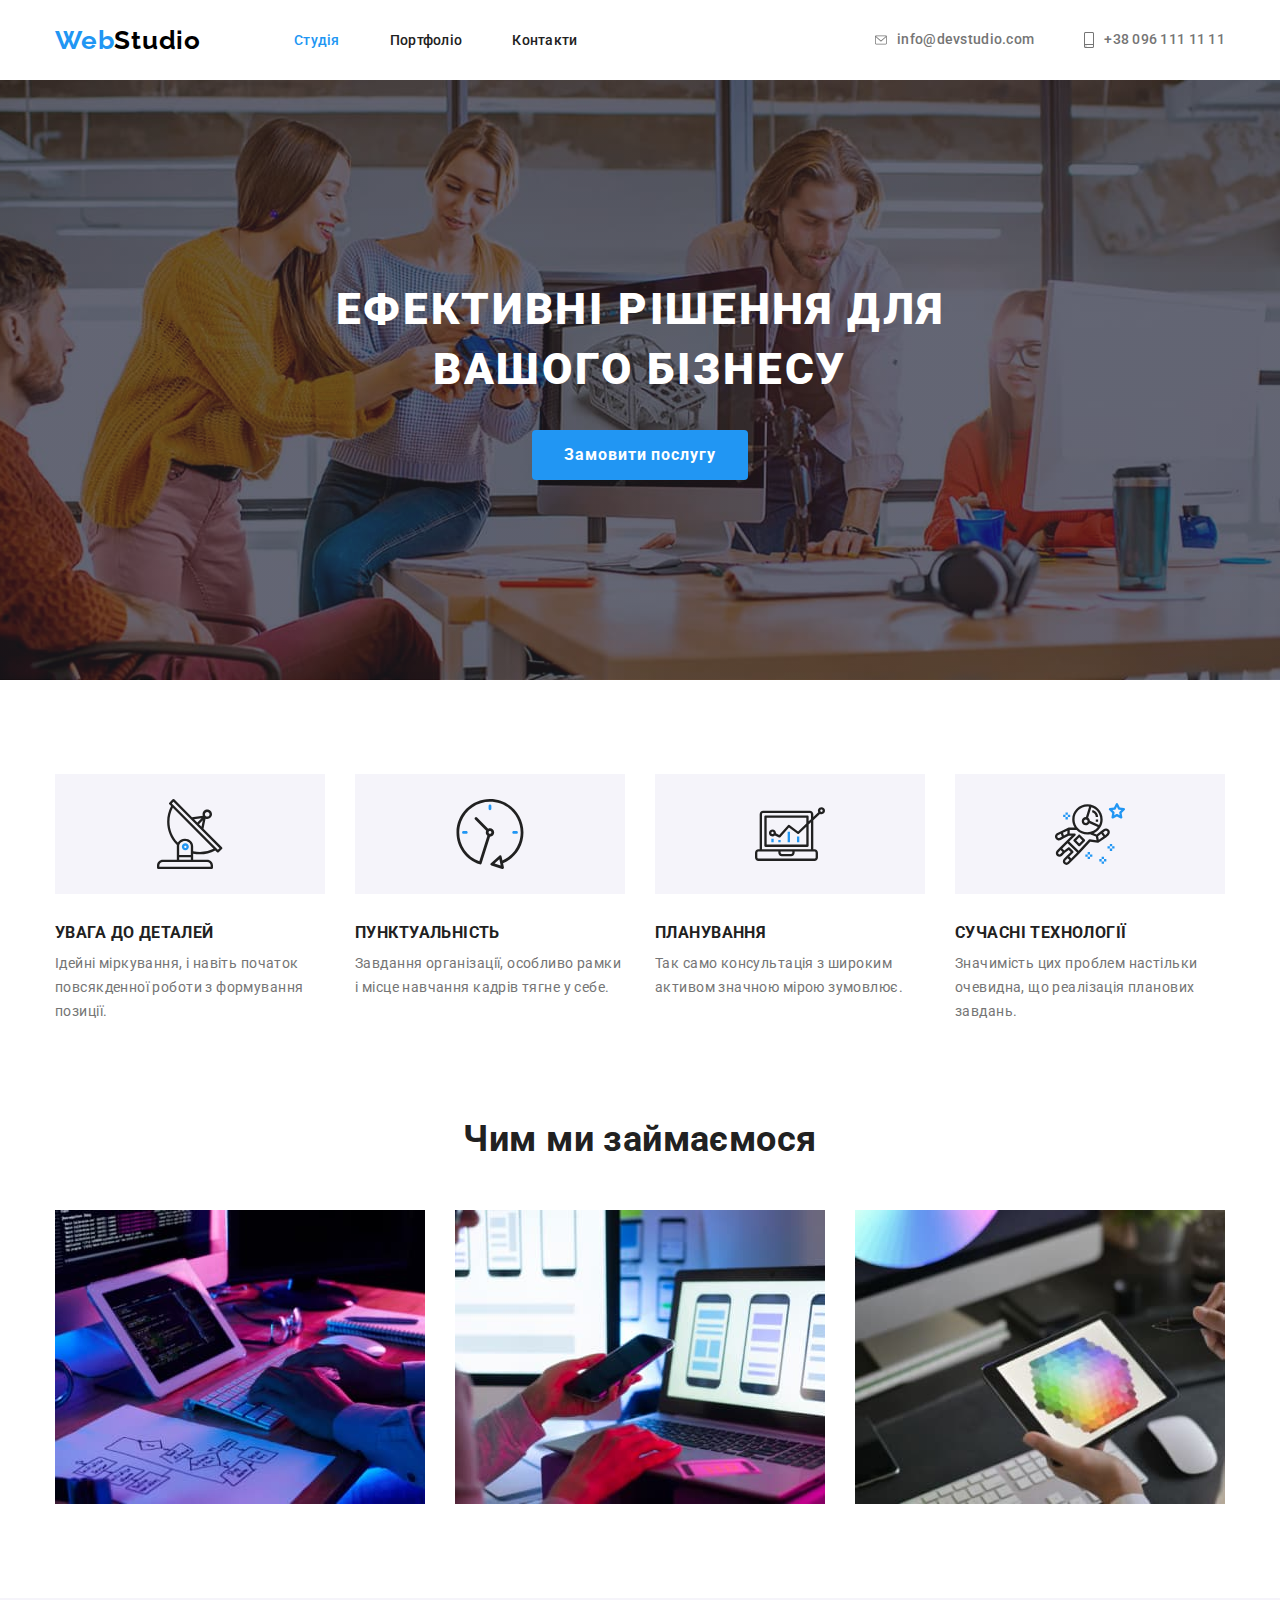
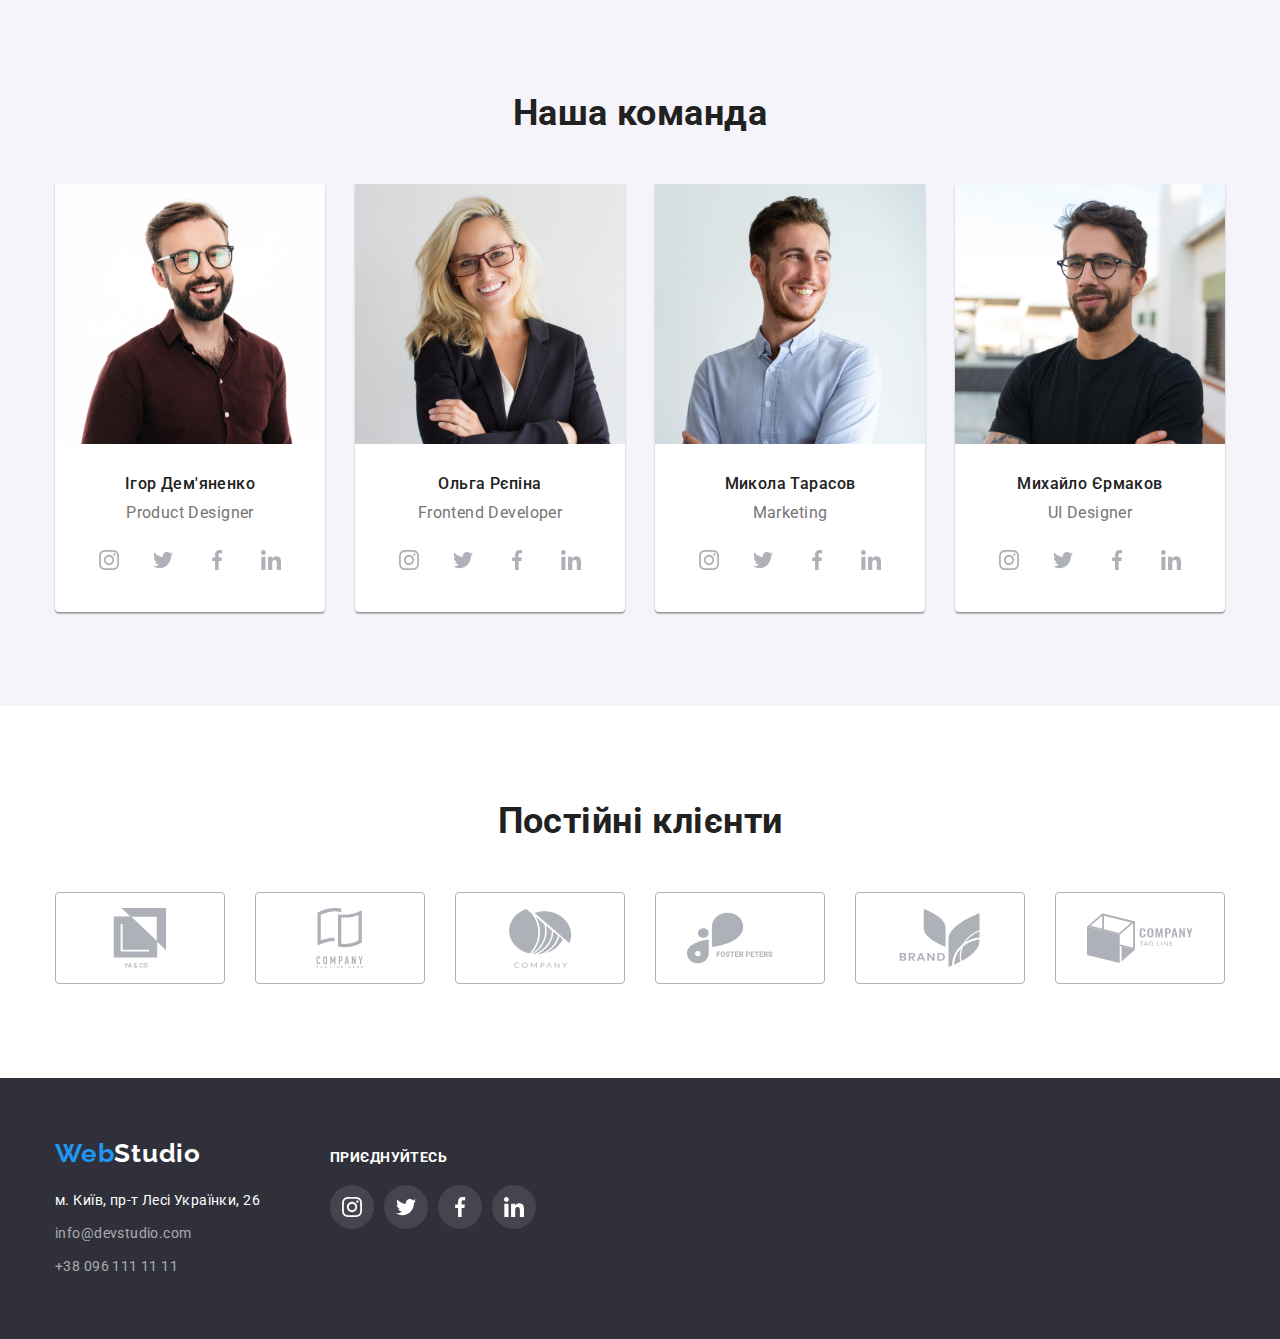
<file: index.html>
<!DOCTYPE html>
<html lang="uk">
  <head>
    <meta charset="UTF-8" />
    <meta http-equiv="X-UA-Compatible" content="IE=edge" />
    <meta name="Homework-2" content="width=device-width, initial-scale=1.0" />
    <link rel="preconnect" href="https://fonts.googleapis.com" />
    <link rel="preconnect" href="https://fonts.gstatic.com" crossorigin />
    <link
      href="https://fonts.googleapis.com/css2?family=Raleway:wght@700&family=Roboto:wght@400;500;700;900&display=swap"
      rel="stylesheet"
    />
    <link
      rel="stylesheet"
      href="https://cdnjs.cloudflare.com/ajax/libs/modern-normalize/1.1.0/modern-normalize.min.css"
    />
    <link rel="stylesheet" href="./css/styles.css" />
    <title>Студія</title>
  </head>
  <body>
    <!--Шапка сторінки-->
    <header class="header">
      <div class="container main-nav">
        <a class="header-logo" href="./index.html"><span class="logospan">Web</span>Studio</a>
        <!--Навігаційне меню-->
        <nav>
          <ul class="list studio-nav">
            <li class="nav-list"><a class="nav-link active-link" href="./index.html">Студія</a></li>
            <li class="nav-list"><a class="nav-link" href="./portfolio.html">Портфоліо</a></li>
            <li class="nav-list"><a class="nav-link" href="">Контакти</a></li>
          </ul>
        </nav>
        <!--Контакти-->
        <ul class="list contact-nav">
          <li class="contact-list">
            <a class="mlink" href="mailto:info@devstudio.com">
              <svg class="icon mlink-icon" width="12" height="16">
                <use href="./img/icons.svg#icon-envelope"></use>
              </svg>
              info@devstudio.com</a
            >
          </li>
          <li class="contact-list">
            <a class="tlink" href="tel:+380961111111">
              <svg class="icon tlink-icon" width="10" height="16">
                <use href="./img/icons.svg#icon-smartphone"></use>
              </svg>
              +38 096 111 11 11</a
            >
          </li>
        </ul>
      </div>
    </header>
    <!--Унікальний контент сторінки-->
    <main class="main">
      <!--Реклама-->
      <section class="promo section">
        <div class="container">
          <h1 class="promo-txt">Ефективні рішення для вашого бізнесу</h1>
          <button class="promo-button" type="button">Замовити послугу</button>
        </div>
      </section>
      <!--Особливості-->
      <section class="skills section">
        <div class="container">
          <h2 class="visually-hidden">Особливості</h2>
          <ul class="list skills-list">
            <li class="skill-item">
              <div class="skill-icon-box">
                <svg class="icon skill-icon" width="70" height="70">
                  <use href="./img/icons.svg#icon-antenna"></use>
                </svg>
              </div>
              <h3 class="skill">УВАГА ДО ДЕТАЛЕЙ</h3>
              <p class="skill-description">
                Ідейні міркування, і навіть початок повсякденної роботи з формування позиції.
              </p>
            </li>
            <li class="skill-item">
              <div class="skill-icon-box">
                <svg class="icon skill-icon" width="70" height="70">
                  <use href="./img/icons.svg#icon-clock"></use>
                </svg>
              </div>
              <h3 class="skill">ПУНКТУАЛЬНІСТЬ</h3>
              <p class="skill-description">
                Завдання організації, особливо рамки і місце навчання кадрів тягне у себе.
              </p>
            </li>
            <li class="skill-item">
              <div class="skill-icon-box">
                <svg class="icon skill-icon" width="70" height="70">
                  <use href="./img/icons.svg#icon-diagram"></use>
                </svg>
              </div>
              <h3 class="skill">ПЛАНУВАННЯ</h3>
              <p class="skill-description">
                Так само консультація з широким активом значною мірою зумовлює.
              </p>
            </li>
            <li class="skill-item">
              <div class="skill-icon-box">
                <svg class="icon skill-icon" width="70" height="70">
                  <use href="./img/icons.svg#icon-astronaut"></use>
                </svg>
              </div>
              <h3 class="skill">СУЧАСНІ ТЕХНОЛОГІЇ</h3>
              <p class="skill-description">
                Значимість цих проблем настільки очевидна, що реалізація планових завдань.
              </p>
            </li>
          </ul>
        </div>
      </section>
      <!--Чим ми займаємося-->
      <section class="about section">
        <div class="container">
          <h2 class="about-title">Чим ми займаємося</h2>
          <ul class="list about-list">
            <li class="about-item">
              <img src="./img/box1.jpg" alt="Тицяємо по клавітурі" width="370" height="294" />
            </li>

            <li class="about-item">
              <img src="./img/box2.jpg" alt="Робимо дизайн Iphone 14" width="370" height="294" />
            </li>

            <li class="about-item">
              <img src="./img/box3.jpg" alt="Кольорова палітра" width="370" height="294" />
            </li>
          </ul>
        </div>
      </section>
      <!--Наша команда-->
      <section class="team section">
        <div class="container">
          <h2 class="we-are">Наша команда</h2>
          <ul class="list team-list">
            <li class="team-member">
              <img src="./img/tc1.jpg" alt="Ігор Дем'яненко" width="270" height="260" />
              <div class="team-member-info">
                <h3 class="name">Ігор Дем'яненко</h3>
                <p class="rank">Product Designer</p>
                <div class="social-links">
                  <ul class="social-list">
                    <li class="social-list-item">
                      <a href="" class="social-link">
                        <svg class="icon team-social-icon" width="20" height="20">
                          <use href="./img/icons.svg#icon-instagram"></use>
                        </svg>
                      </a>
                    </li>
                    <li class="social-list-item">
                      <a href="" class="social-link">
                        <svg class="icon team-social-icon" width="20" height="20">
                          <use href="./img/icons.svg#icon-twitter"></use>
                        </svg>
                      </a>
                    </li>
                    <li class="social-list-item">
                      <a href="" class="social-link">
                        <svg class="icon team-social-icon" width="20" height="20">
                          <use href="./img/icons.svg#icon-facebook"></use>
                        </svg>
                      </a>
                    </li>
                    <li class="social-list-item">
                      <a href="" class="social-link">
                        <svg class="icon team-social-icon" width="20" height="20">
                          <use href="./img/icons.svg#icon-linkedin"></use>
                        </svg>
                      </a>
                    </li>
                  </ul>
                </div>
              </div>
            </li>
            <li class="team-member">
              <img src="./img/tc2.jpg" alt="Ольга Рєпіна" width="270" height="260" />
              <div class="team-member-info">
                <h3 class="name">Ольга Рєпіна</h3>
                <p class="rank">Frontend Developer</p>
                <div class="social-links">
                  <ul class="social-list">
                    <li class="social-list-item">
                      <a href="" class="social-link">
                        <svg class="icon team-social-icon" width="20" height="20">
                          <use href="./img/icons.svg#icon-instagram"></use>
                        </svg>
                      </a>
                    </li>
                    <li class="social-list-item">
                      <a href="" class="social-link">
                        <svg class="icon team-social-icon" width="20" height="20">
                          <use href="./img/icons.svg#icon-twitter"></use>
                        </svg>
                      </a>
                    </li>
                    <li class="social-list-item">
                      <a href="" class="social-link">
                        <svg class="icon team-social-icon" width="20" height="20">
                          <use href="./img/icons.svg#icon-facebook"></use>
                        </svg>
                      </a>
                    </li>
                    <li class="social-list-item">
                      <a href="" class="social-link">
                        <svg class="icon team-social-icon" width="20" height="20">
                          <use href="./img/icons.svg#icon-linkedin"></use>
                        </svg>
                      </a>
                    </li>
                  </ul>
                </div>
              </div>
            </li>
            <li class="team-member">
              <img src="./img/tc3.jpg" alt="Микола Тарасов" width="270" height="260" />
              <div class="team-member-info">
                <h3 class="name">Микола Тарасов</h3>
                <p class="rank">Marketing</p>
                <div class="social-links">
                  <ul class="social-list">
                    <li class="social-list-item">
                      <a href="" class="social-link">
                        <svg class="icon team-social-icon" width="20" height="20">
                          <use href="./img/icons.svg#icon-instagram"></use>
                        </svg>
                      </a>
                    </li>
                    <li class="social-list-item">
                      <a href="" class="social-link">
                        <svg class="icon team-social-icon" width="20" height="20">
                          <use href="./img/icons.svg#icon-twitter"></use>
                        </svg>
                      </a>
                    </li>
                    <li class="social-list-item">
                      <a href="" class="social-link">
                        <svg class="icon team-social-icon" width="20" height="20">
                          <use href="./img/icons.svg#icon-facebook"></use>
                        </svg>
                      </a>
                    </li>
                    <li class="social-list-item">
                      <a href="" class="social-link">
                        <svg class="icon team-social-icon" width="20" height="20">
                          <use href="./img/icons.svg#icon-linkedin"></use>
                        </svg>
                      </a>
                    </li>
                  </ul>
                </div>
              </div>
            </li>
            <li class="team-member">
              <img src="./img/tc4.jpg" alt="Михайло Єрмаков" width="270" height="260" />
              <div class="team-member-info">
                <h3 class="name">Михайло Єрмаков</h3>
                <p class="rank">UI Designer</p>
                <div class="social-links">
                  <ul class="social-list">
                    <li class="social-list-item">
                      <a href="" class="social-link">
                        <svg class="icon team-social-icon" width="20" height="20">
                          <use href="./img/icons.svg#icon-instagram"></use>
                        </svg>
                      </a>
                    </li>
                    <li class="social-list-item">
                      <a href="" class="social-link">
                        <svg class="icon team-social-icon" width="20" height="20">
                          <use href="./img/icons.svg#icon-twitter"></use>
                        </svg>
                      </a>
                    </li>
                    <li class="social-list-item">
                      <a href="" class="social-link">
                        <svg class="icon team-social-icon" width="20" height="20">
                          <use href="./img/icons.svg#icon-facebook"></use>
                        </svg>
                      </a>
                    </li>
                    <li class="social-list-item">
                      <a href="" class="social-link">
                        <svg class="icon team-social-icon" width="20" height="20">
                          <use href="./img/icons.svg#icon-linkedin"></use>
                        </svg>
                      </a>
                    </li>
                  </ul>
                </div>
              </div>
            </li>
          </ul>
        </div>
      </section>
      <!-- Постійні клієнти -->
      <section class="client section">
        <div class="container">
          <h2 class="client-title">Постійні клієнти</h2>
          <ul class="client-list list">
            <li class="client-item">
              <a href="" class="client-link">
                <svg class="client-icon" width="106" height="60">
                  <use href="./img/icons.svg#icon-group1"></use>
                </svg>
              </a>
            </li>
            <li class="client-item">
              <a href="" class="client-link">
                <svg class="client-icon" width="106" height="60">
                  <use href="./img/icons.svg#icon-group2"></use>
                </svg>
              </a>
            </li>
            <li class="client-item">
              <a href="" class="client-link">
                <svg class="client-icon" width="106" height="60">
                  <use href="./img/icons.svg#icon-group3"></use>
                </svg>
              </a>
            </li>
            <li class="client-item">
              <a href="" class="client-link">
                <svg class="client-icon" width="106" height="60">
                  <use href="./img/icons.svg#icon-group4"></use>
                </svg>
              </a>
            </li>
            <li class="client-item">
              <a href="" class="client-link">
                <svg class="client-icon" width="106" height="60">
                  <use href="./img/icons.svg#icon-group5"></use>
                </svg>
              </a>
            </li>
            <li class="client-item">
              <a href="" class="client-link">
                <svg class="client-icon" width="106" height="60">
                  <use href="./img/icons.svg#icon-group6"></use>
                </svg>
              </a>
            </li>
          </ul>
        </div>
      </section>
    </main>
    <!--Підвал сторінки-->
    <footer class="footer">
      <div class="container footer-container">
        <div class="footer-adress">
          <a class="footer-logo" href="./index.html"><span class="logospan">Web</span>Studio</a>
          <address class="address">
            <ul class="list footer-list">
              <li class="footer-list">
                <a
                  class="address-map"
                  href="https://goo.gl/maps/uBSmtqLPdZ89o5kn9"
                  target="_blank"
                  rel="noopener noreferrer"
                  >м. Київ, пр-т Лесі Українки, 26</a
                >
              </li>
              <li class="footer-list">
                <a class="address-mail" href="mailto:info@devstudio.com">info@devstudio.com</a>
              </li>
              <li class="footer-list">
                <a class="address-tel" href="tel:+380961111111">+38 096 111 11 11</a>
              </li>
            </ul>
          </address>
        </div>
        <div class="footer-social-links">
          <p class="footer-social-text">приєднуйтесь</p>
          <ul class="footer-social-list">
            <li class="footer-social-item">
              <a href="" class="footer-social-link">
                <svg class="icon footer-social-icon" width="20" height="20">
                  <use href="./img/icons.svg#icon-instagram"></use>
                </svg>
              </a>
            </li>
            <li class="footer-social-item">
              <a href="" class="footer-social-link">
                <svg class="icon footer-social-icon" width="20" height="20">
                  <use href="./img/icons.svg#icon-twitter"></use>
                </svg>
              </a>
            </li>
            <li class="footer-social-item">
              <a href="" class="footer-social-link">
                <svg class="icon footer-social-icon" width="20" height="20">
                  <use href="./img/icons.svg#icon-facebook"></use>
                </svg>
              </a>
            </li>
            <li class="footer-social-item">
              <a href="" class="footer-social-link">
                <svg class="icon footer-social-icon" width="20" height="20">
                  <use href="./img/icons.svg#icon-linkedin"></use>
                </svg>
              </a>
            </li>
          </ul>
        </div>
      </div>
    </footer>
  </body>
</html>
</file>
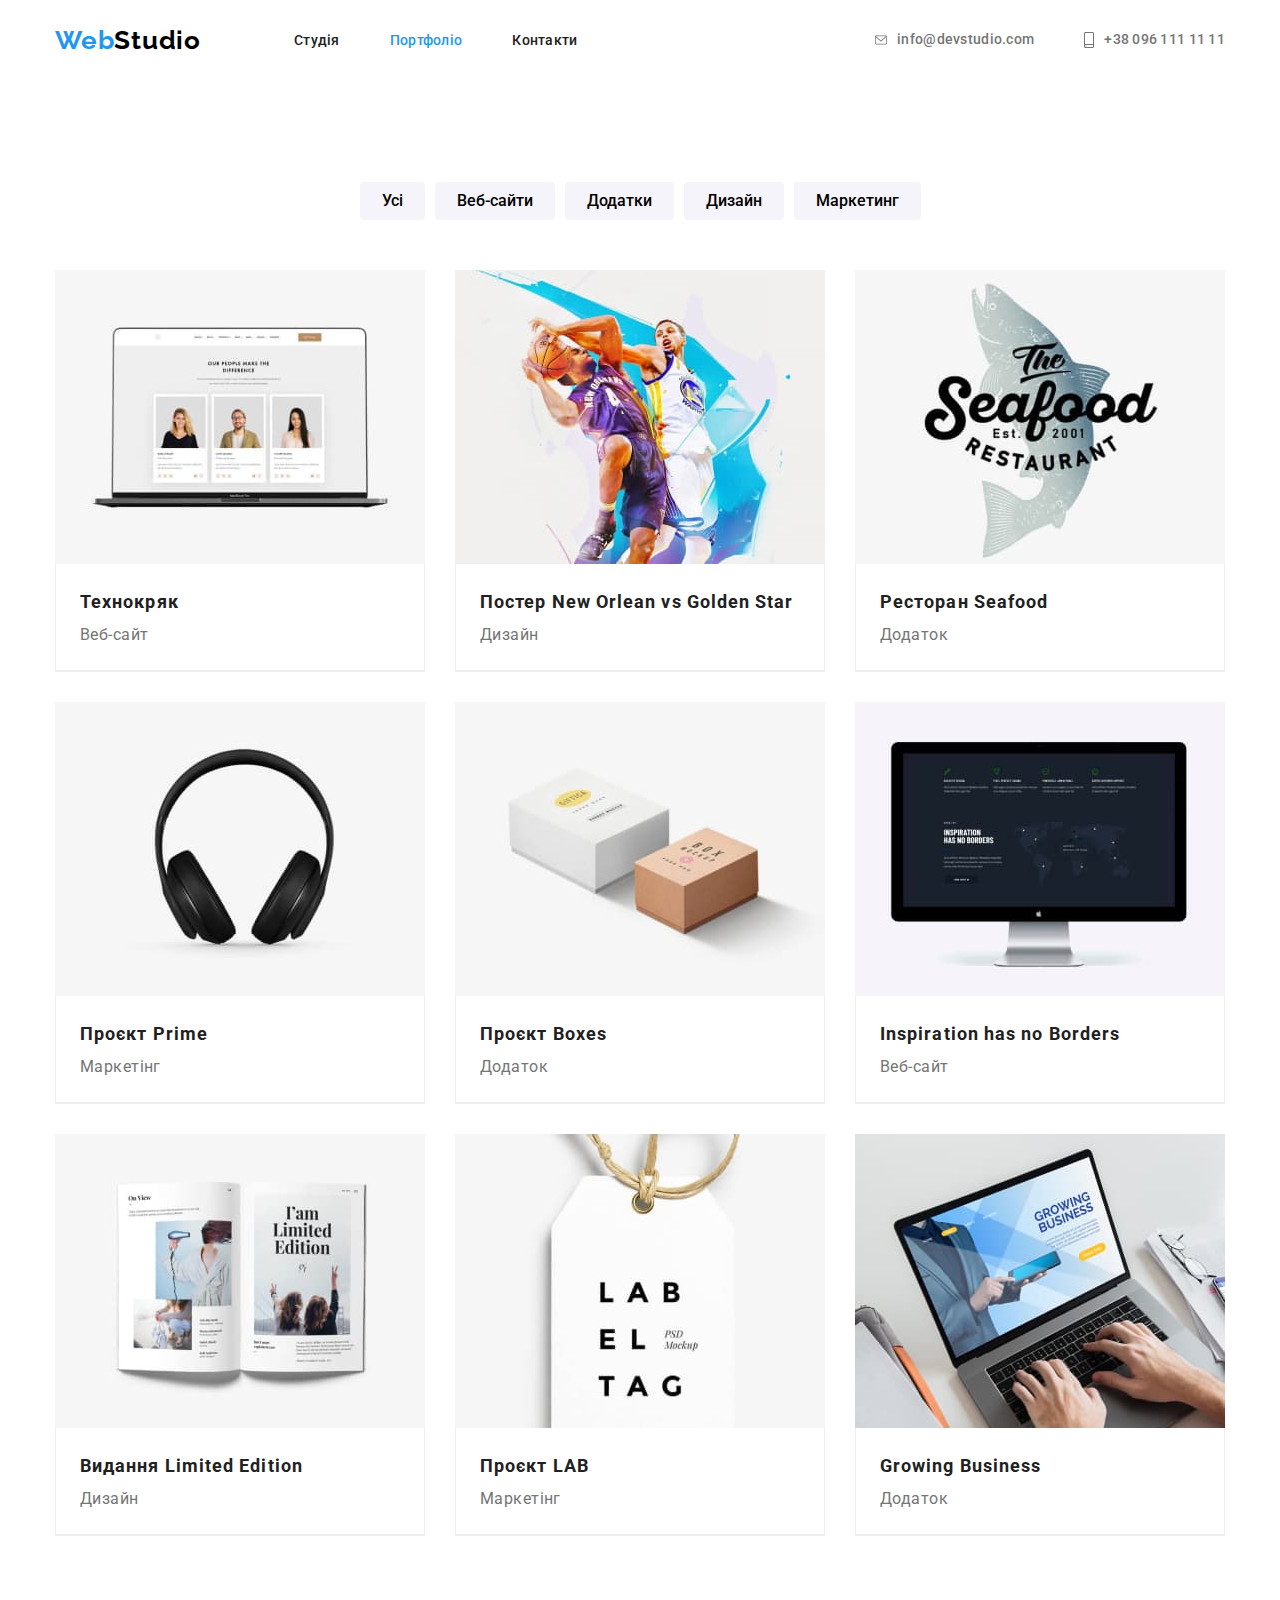
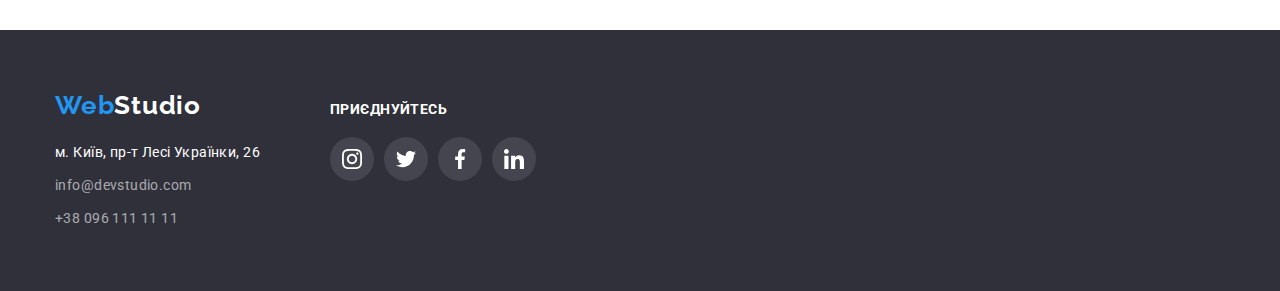
<file: portfolio.html>
<!DOCTYPE html>
<html lang="uk">
  <head>
    <meta charset="UTF-8" />
    <meta http-equiv="X-UA-Compatible" content="IE=edge" />
    <meta name="Homework-2" content="width=device-width, initial-scale=1.0" />
    <link rel="preconnect" href="https://fonts.googleapis.com" />
    <link rel="preconnect" href="https://fonts.gstatic.com" crossorigin />
    <link
      href="https://fonts.googleapis.com/css2?family=Raleway:wght@700&family=Roboto:wght@400;500;700;900&display=swap"
      rel="stylesheet"
    />
    <link
      rel="stylesheet"
      href="https://cdnjs.cloudflare.com/ajax/libs/modern-normalize/1.1.0/modern-normalize.min.css"
    />
    <link rel="stylesheet" href="./css/styles.css" />
    <title>Портфоліо</title>
  </head>
  <body>
    <!--Шапка сторінки-->
    <header class="header">
      <div class="container main-nav">
        <a class="header-logo" href="./index.html"><span class="logospan">Web</span>Studio</a>
        <!--Навігаційне меню-->
        <nav>
          <ul class="list studio-nav">
            <li class="nav-list"><a class="nav-link" href="./index.html">Студія</a></li>
            <li class="nav-list">
              <a class="nav-link active-link" href="./portfolio.html">Портфоліо</a>
            </li>
            <li class="nav-list"><a class="nav-link" href="">Контакти</a></li>
          </ul>
        </nav>
        <!--Контакти-->
        <ul class="list contact-nav">
          <li class="contact-list">
            <a class="mlink" href="mailto:info@devstudio.com">
              <svg class="icon mlink-icon" width="12" height="16">
                <use href="./img/icons.svg#icon-envelope"></use>
              </svg>
              info@devstudio.com</a
            >
          </li>
          <li class="contact-list">
            <a class="tlink" href="tel:+380961111111">
              <svg class="icon tlink-icon" width="10" height="16">
                <use href="./img/icons.svg#icon-smartphone"></use>
              </svg>
              +38 096 111 11 11</a
            >
          </li>
        </ul>
      </div>
    </header>
    <main>
      <!-- Фільтри -->
      <section class="section projects">
        <div class="container">
          <h1 class="visually-hidden">Проєкти</h1>
          <ul class="list filter-list">
            <li class="filter-item"><button class="filter-button" type="button">Усі</button></li>
            <li class="filter-item">
              <button class="filter-button" type="button">Веб-сайти</button>
            </li>
            <li class="filter-item">
              <button class="filter-button" type="button">Додатки</button>
            </li>
            <li class="filter-item"><button class="filter-button" type="button">Дизайн</button></li>
            <li class="filter-item">
              <button class="filter-button" type="button">Маркетинг</button>
            </li>
          </ul>

          <ul class="list project-list">
            <li class="project-item">
              <a href="">
                <img
                  src="./img/pro1.jpg"
                  alt="Проєкт веб-сайту Технокряк"
                  width="370"
                  height="294"
                />
                <div class="project-card-border">
                  <h2 class="project-name">Технокряк</h2>
                  <p class="project-type">Веб-сайт</p>
                </div>
              </a>
            </li>
            <li class="project-item">
              <a href="">
                <img
                  src="./img/pro2.jpg"
                  alt="Дизайн постеру на тему Баскетбол New Orlean vs Golden Star"
                  width="370"
                  height="294"
                />
                <div class="project-card-border">
                  <h2 class="project-name">Постер New Orlean vs Golden Star</h2>
                  <p class="project-type">Дизайн</p>
                </div>
              </a>
            </li>
            <li class="project-item">
              <a href="">
                <img
                  src="./img/pro3.jpg"
                  alt="Додаток для ресторану з морепродуктами"
                  width="370"
                  height="294"
                />
                <div class="project-card-border">
                  <h2 class="project-name">Ресторан Seafood</h2>
                  <p class="project-type">Додаток</p>
                </div>
              </a>
            </li>
            <li class="project-item">
              <a href="">
                <img
                  src="./img/pro4.jpg"
                  alt="Маркетінговий проєкт Prime"
                  width="370"
                  height="294"
                />
                <div class="project-card-border">
                  <h2 class="project-name">Проєкт Prime</h2>
                  <p class="project-type">Маркетінг</p>
                </div>
              </a>
            </li>
            <li class="project-item">
              <a href="">
                <img src="./img/pro5.jpg" alt="Додаток Boxes" width="370" height="294" />
                <div class="project-card-border">
                  <h2 class="project-name">Проєкт Boxes</h2>
                  <p class="project-type">Додаток</p>
                </div>
              </a>
            </li>
            <li class="project-item">
              <a href="">
                <img
                  src="./img/pro6.jpg"
                  alt="Проєкт веб-сайту Inspiration has no Borders"
                  width="370"
                  height="294"
                />
                <div class="project-card-border">
                  <h2 class="project-name">Inspiration has no Borders</h2>
                  <p class="project-type">Веб-сайт</p>
                </div>
              </a>
            </li>
            <li class="project-item">
              <a href="">
                <img
                  src="./img/pro7.jpg"
                  alt="Дизайн проєкт для видання Limited Edition"
                  width="370"
                  height="294"
                />
                <div class="project-card-border">
                  <h2 class="project-name">Видання Limited Edition</h2>
                  <p class="project-type">Дизайн</p>
                </div>
              </a>
            </li>
            <li class="project-item">
              <a href="">
                <img src="./img/pro8.jpg" alt="Проєкт LAB" width="370" height="294" />
                <div class="project-card-border">
                  <h2 class="project-name">Проєкт LAB</h2>
                  <p class="project-type">Маркетінг</p>
                </div>
              </a>
            </li>
            <li class="project-item">
              <a href="">
                <img src="./img/pro9.jpg" alt="Growing Business" width="370" height="294" />
                <div class="project-card-border">
                  <h2 class="project-name">Growing Business</h2>
                  <p class="project-type">Додаток</p>
                </div>
              </a>
            </li>
          </ul>
        </div>
      </section>
    </main>
    <!--Підвал сторінки-->
    <footer class="footer">
      <div class="container footer-container">
        <div class="footer-adress">
          <a class="footer-logo" href="./index.html"><span class="logospan">Web</span>Studio</a>
          <address class="address">
            <ul class="list footer-list">
              <li class="footer-list">
                <a
                  class="address-map"
                  href="https://goo.gl/maps/uBSmtqLPdZ89o5kn9"
                  target="_blank"
                  rel="noopener noreferrer"
                  >м. Київ, пр-т Лесі Українки, 26</a
                >
              </li>
              <li class="footer-list">
                <a class="address-mail" href="mailto:info@devstudio.com">info@devstudio.com</a>
              </li>
              <li class="footer-list">
                <a class="address-tel" href="tel:+380961111111">+38 096 111 11 11</a>
              </li>
            </ul>
          </address>
        </div>
        <div class="footer-social-links">
          <p class="footer-social-text">приєднуйтесь</p>
          <ul class="footer-social-list">
            <li class="footer-social-item">
              <a href="" class="footer-social-link">
                <svg class="icon footer-social-icon" width="20" height="20">
                  <use href="./img/icons.svg#icon-instagram"></use>
                </svg>
              </a>
            </li>
            <li class="footer-social-item">
              <a href="" class="footer-social-link">
                <svg class="icon footer-social-icon" width="20" height="20">
                  <use href="./img/icons.svg#icon-twitter"></use>
                </svg>
              </a>
            </li>
            <li class="footer-social-item">
              <a href="" class="footer-social-link">
                <svg class="icon footer-social-icon" width="20" height="20">
                  <use href="./img/icons.svg#icon-facebook"></use>
                </svg>
              </a>
            </li>
            <li class="footer-social-item">
              <a href="" class="footer-social-link">
                <svg class="icon footer-social-icon" width="20" height="20">
                  <use href="./img/icons.svg#icon-linkedin"></use>
                </svg>
              </a>
            </li>
          </ul>
        </div>
      </div>
    </footer>
  </body>
</html>
</file>
<file: css/styles.css>
ul,
ol {
  padding: 0;
}

body,
h1,
h2,
h3,
h4,
h5,
h6,
p,
ul,
ol,
li,
figure,
figcaption,
blockquote,
dl,
dd {
  margin: 0;
}

li {
  list-style: none;
}

ul {
  list-style: none;
}

img {
  max-width: 100%;
  display: block;
  margin: 0;
}

input,
button,
textarea,
select {
  font: inherit;
}

a {
  text-decoration: none;
}

button {
  padding: 0;
  border: none;
  cursor: pointer;
}

.visually-hidden {
  position: absolute;
  width: 1px;
  height: 1px;
  margin: -1px;
  border: 0;
  padding: 0;

  white-space: nowrap;
  clip-path: inset(100%);
  clip: rect(0 0 0 0);
  overflow: hidden;
}

:root {
  --brand-color: #212121;
  --bluebrand-color: #2196f3;
  --discription-color: #757575;
  --clients-color: #afb1b8;
}

body {
  font-family: 'Roboto', sans-serif;
  font-style: normal;
  letter-spacing: 0.03em;
  color: var(--brand-color);
  background-color: #fff;
  font-size: 14px;
}

.container {
  width: 1200px;
  margin: 0 auto;
  padding: 0 15px;
}

.section {
  padding-top: 94px;
  padding-bottom: 94px;
}

/* -----------HEADER--------- */

.header {
  height: 80px;
}

.main-nav {
  display: flex;
  align-items: center;
}

.studio-nav {
  display: flex;
  gap: 50px;
}

.contact-nav {
  display: flex;
  flex-wrap: wrap;
  margin-left: auto;
  align-items: center;
}

.header-logo {
  color: #000000;
  height: 31px;
  left: 215px;
  top: 24px;
  font-family: 'Raleway';
  font-style: normal;
  font-weight: 700;
  font-size: 26px;
  line-height: 1.19;
  letter-spacing: 0.03em;
  margin-right: 93px;
}

.logospan {
  color: var(--bluebrand-color);
}

.nav-link {
  color: var(--brand-color);
  font-weight: 500;
  line-height: 1.14;
}

.nav-list {
  letter-spacing: 0.02em;
  padding: 32px 0;
}

.contact-list {
  display: flex;
  letter-spacing: 0.02em;
  margin-left: 50px;
}

.active-link {
  color: var(--bluebrand-color);
}

.mlink,
.tlink {
  display: flex;
  justify-content: space-between;
  align-items: center;
  color: #757575;
  font-weight: 500;
  line-height: 1.14;
}

.nav-link:hover,
.nav-link:focus,
.nav-link:active,
.mlink:hover,
.mlink:focus,
.mlink:active,
.tlink:hover,
.tlink:active,
.tlink:focus {
  color: var(--bluebrand-color);
}

.mlink-icon,
.tlink-icon {
  margin-right: 10px;
  fill: #757575;
}

.mlink:hover .mlink-icon,
.mlink:focus .mlink-icon,
.mlink:active .mlink-icon,
.tlink:hover .tlink-icon,
.tlink:active .tlink-icon,
.tlink:focus .tlink-icon {
  fill: var(--bluebrand-color);
}

/* -------PROMO------- */

.promo {
  background-image: linear-gradient(rgba(47, 48, 58, 0.4), rgba(47, 48, 58, 0.4)),
    url(../img/promo-img-bg.jpg);
  background-repeat: no-repeat;
  background-position: center;
  background-size: cover;
  background-color: #2f303a;
  color: #fff;
  margin: 0 auto;
  display: flex;
  text-align: center;
  padding-top: 200px;
  padding-bottom: 200px;
  padding-left: 0;
  max-width: 1600px;
}

.promo-txt {
  font-style: normal;
  font-weight: 900;
  font-size: 44px;
  line-height: 1.36;
  text-transform: uppercase;
  letter-spacing: 0.06em;
  margin: auto;
  margin-bottom: 30px;
  width: 696px;
}

.promo-button {
  font-weight: 700;
  font-size: 16px;
  line-height: 1.875;
  background-color: var(--bluebrand-color);
  color: #fff;
  width: 216px;
  height: 50px;
  border-radius: 4px;
  font-family: 'Roboto';
  font-style: normal;
  align-items: center;
  text-align: center;
  letter-spacing: 0.06em;
}

.promo-button:hover,
.promo-button:focus,
.promo-button:active {
  background-color: #188ce8;
  color: #fff;
  border: 0;
}

/* --------SKILL SECTION-------- */

.skills-list {
  display: flex;
}

.skill-item:not(:last-child) {
  margin-right: 30px;
}
.skill-icon {
  margin: 25px 100px;
}
.skill-icon-box {
  width: 270px;
  height: 120px;
  margin-bottom: 30px;
  background-color: #f5f4fa;
}
.skill {
  font-weight: 700;
  line-height: 1.14;
  color: var(--brand-color);
  padding-bottom: 10px;
}
.skill-description {
  line-height: 1.71;
  color: var(--discription-color);
}

/* --------ABOUT US------- */

.about {
  padding-top: 0;
}

.about-title {
  font-weight: 700;
  font-size: 36px;
  line-height: 42px;
  color: var(--brand-color);
  text-align: center;
  margin-bottom: 50px;
}

.about-list {
  display: flex;
  flex-wrap: wrap;
  gap: 30px;
}

.team {
  background-color: #f5f4fa;
  padding-top: 0;
}

.we-are {
  font-weight: 700;
  font-size: 36px;
  line-height: 42px;
  color: var(--brand-color);
  text-align: center;
  margin-bottom: 50px;
  padding-top: 94px;
}

.team-list {
  display: flex;
  flex-wrap: wrap;
  gap: 30px;
}

.social-list {
  display: flex;
  align-items: center;
  justify-content: center;
  margin: 0 32px;
  gap: 10px;
  width: 206px;
  height: 44px;
}

.social-link {
  display: flex;
  align-items: center;
  justify-content: center;
  width: 44px;
  height: 44px;
  border-radius: 50%;
}

.social-link:hover,
:focus {
  background-color: var(--bluebrand-color);
}
.social-link:hover .team-social-icon,
.social-link:focus .team-social-icon {
  fill: #fff;
}
.team-social-icon {
  fill: var(--clients-color);
}

.team-member {
  box-shadow: 0px 1px 3px rgba(0, 0, 0, 0.12), 0px 1px 1px rgba(0, 0, 0, 0.14),
    0px 2px 1px rgba(0, 0, 0, 0.2);
  border-radius: 0px 0px 4px 4px;
  background-color: #fff;
}

.team-member-info {
  padding: 30px 0px;
}

.name {
  font-weight: 500;
  font-size: 16px;
  line-height: 1.19;
  color: var(--brand-color);
  text-align: center;
  margin-bottom: 10px;
}

.rank {
  font-size: 16px;
  line-height: 19px;
  color: var(--discription-color);
  text-align: center;
  margin-bottom: 16px;
}

/* ---------CLIENTS--------- */

.client-title {
  font-weight: 700;
  font-size: 36px;
  line-height: 42px;
  color: var(--brand-color);
  text-align: center;
}

.client-list {
  display: flex;
  align-items: center;
  justify-content: center;
  padding-top: 50px;
  gap: 30px;
}

.client-link {
  display: flex;
  width: 170px;
  height: 92px;
  align-items: center;
  justify-content: center;
  border: 1px solid;
  border-radius: 4px;
  border-color: var(--clients-color);
}

.client-icon {
  fill: var(--clients-color);
}

.client-link:hover .client-icon,
.client-link:focus .client-icon {
  fill: var(--bluebrand-color);
}
.client-link:hover,
.client-link:focus {
  border-color: var(--bluebrand-color);
}

/* --------FOOTER------- */

.footer {
  background-color: #2f303a;
  padding-top: 60px;
  padding-bottom: 60px;
}
.footer-container {
  display: flex;
  align-items: baseline;
}

.footer-logo {
  color: #fff;
  width: 145px;
  height: 31px;
  left: 215px;
  top: 24px;
  font-family: 'Raleway';
  font-style: normal;
  font-weight: 700;
  font-size: 26px;
  line-height: 1.19;
  letter-spacing: 0.03em;
  margin-bottom: 20px;
}

.address {
  line-height: 1.71;
  font-style: normal;
  margin-top: 20px;
}

.footer-list {
  margin-bottom: 9px;
}
.footer-list:last-child {
  margin-bottom: 0;
}

.address-map {
  color: #fff;
  line-height: 1.71;
}

.address-map:hover,
.address-map:focus,
.address-mail:hover,
.address-tel:hover,
.address-mail:focus,
.address-tel:focus {
  color: var(--bluebrand-color);
}

.address-mail,
.address-tel {
  color: rgba(255, 255, 255, 0.6);
  line-height: 1.71;
  font-style: normal;
}

.footer-social-text {
  text-transform: uppercase;
  color: #fff;
  font-weight: 700;
  padding-bottom: 20px;
}
.footer-social-links {
  display: flex;
  flex-direction: column;
  align-items: flex-start;
  justify-content: flex-start;
  margin-left: 70px;
}
.footer-social-list {
  display: flex;
  align-items: center;
  justify-content: center;
  gap: 10px;
}

.footer-social-link {
  display: flex;
  align-items: center;
  justify-content: center;
  width: 44px;
  height: 44px;
  border-radius: 50%;
  background-color: rgba(255, 255, 255, 0.1);
  fill: #fff;
}
.footer-social-link:hover,
:focus {
  background-color: var(--bluebrand-color);
}

.list {
  list-style-type: none;
}

/* -------PORTFOLIO------- */

.filter-list {
  display: flex;
  align-items: center;
  justify-content: center;
  margin: 8px 8px 50px 8px;
}

.filter-item {
  margin-right: 10px;
}

.filter-button {
  background-color: #f5f4fa;
  cursor: pointer;
  font-weight: 500;
  font-size: 16px;
  line-height: 1.62;
  border-radius: 4px;
  padding: 6px 22px;
}

.filter-item:last-child {
  margin-right: 0px;
}

.filter-button:hover,
.filter-button:focus,
.filter-button:active {
  background-color: var(--bluebrand-color);
  color: #fff;
  cursor: pointer;
  box-shadow: 0px 3px 1px rgba(0, 0, 0, 0.1), 0px 1px 2px rgba(0, 0, 0, 0.08),
    0px 2px 2px rgba(0, 0, 0, 0.12);
}

.project-list {
  display: flex;
  flex-wrap: wrap;
  gap: 30px;
}

.project-item {
  border-bottom: 1px solid;
  border-color: #eeeeee;
}

.project-card-border {
  border-left: 1px solid #eeeeee;
  border-right: 1px solid #eeeeee;
  border-bottom: 1px solid #eeeeee;
  padding: 20px 24px;
}

.project-name {
  font-weight: 700;
  font-size: 18px;
  line-height: 2;
  color: var(--brand-color);
  letter-spacing: 0.06em;
}

.project-type {
  font-size: 16px;
  line-height: 1.88;
  color: var(--discription-color);
}
</file>
